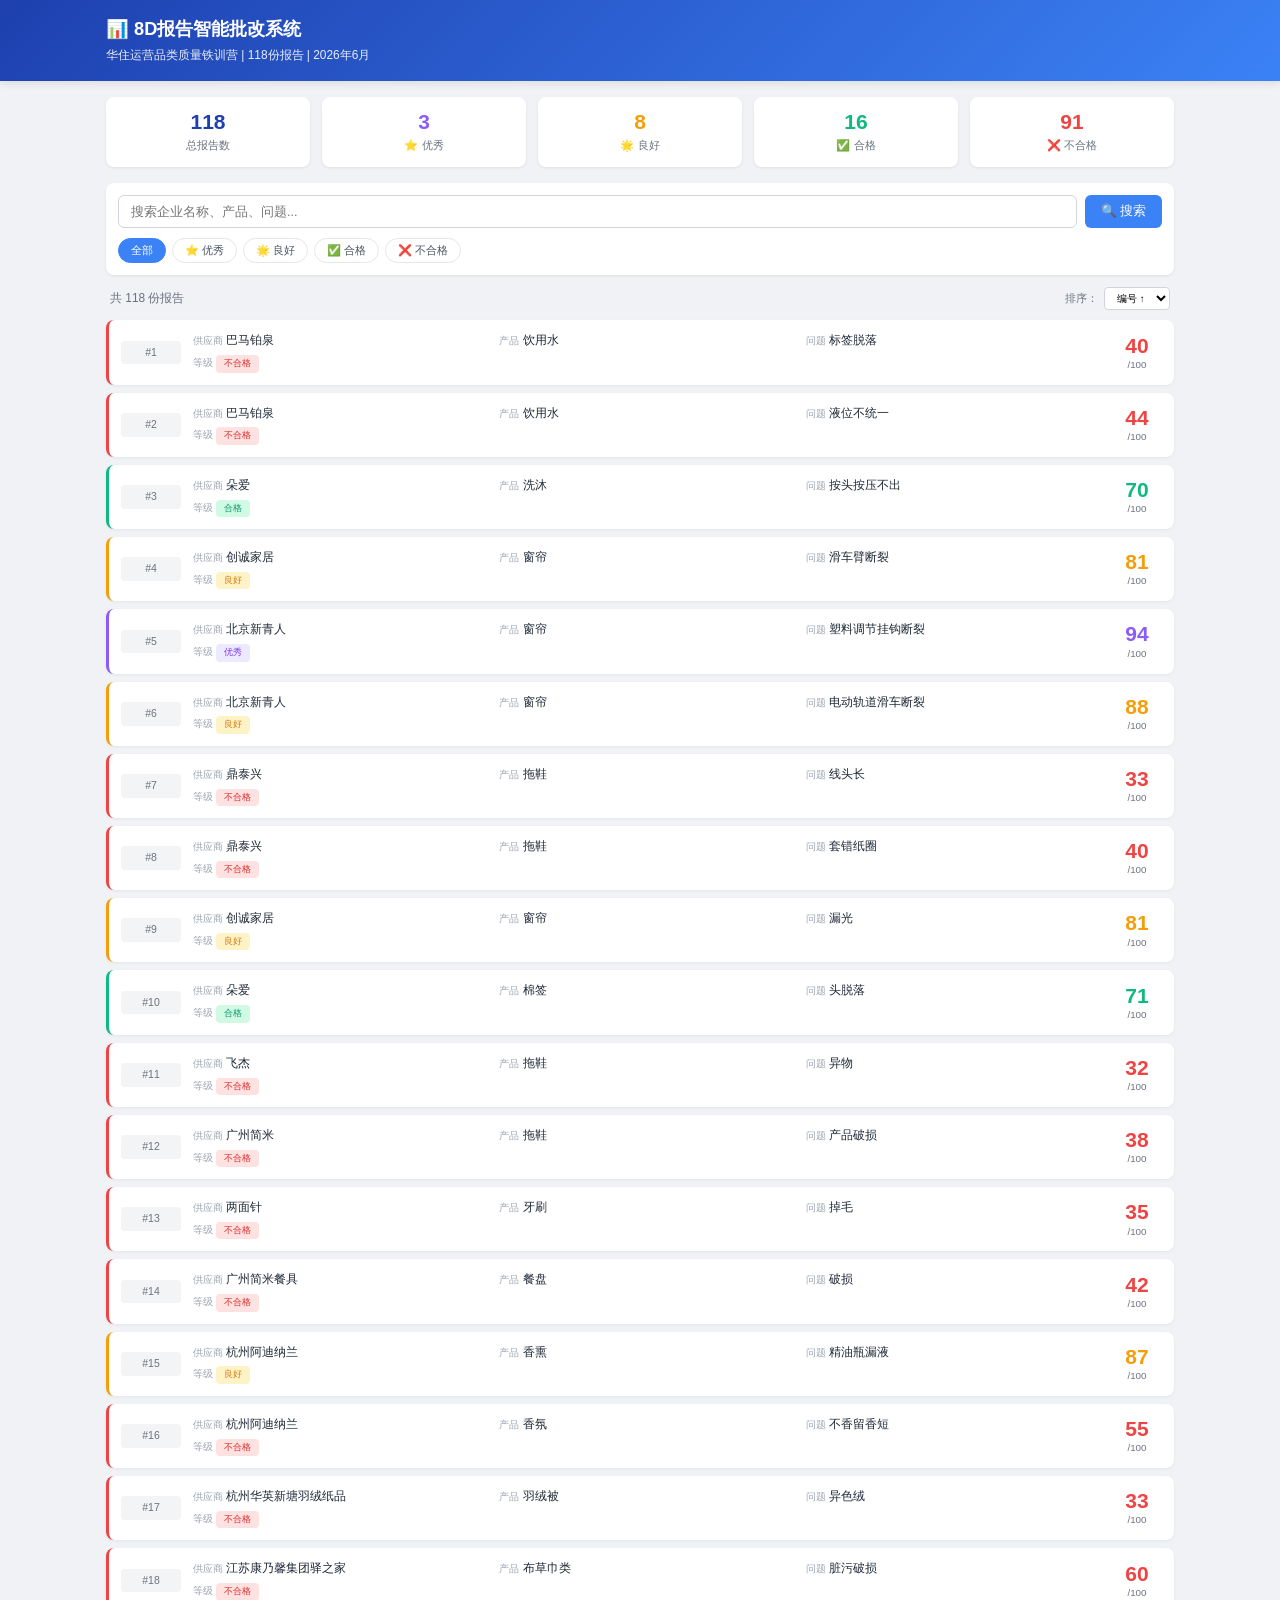
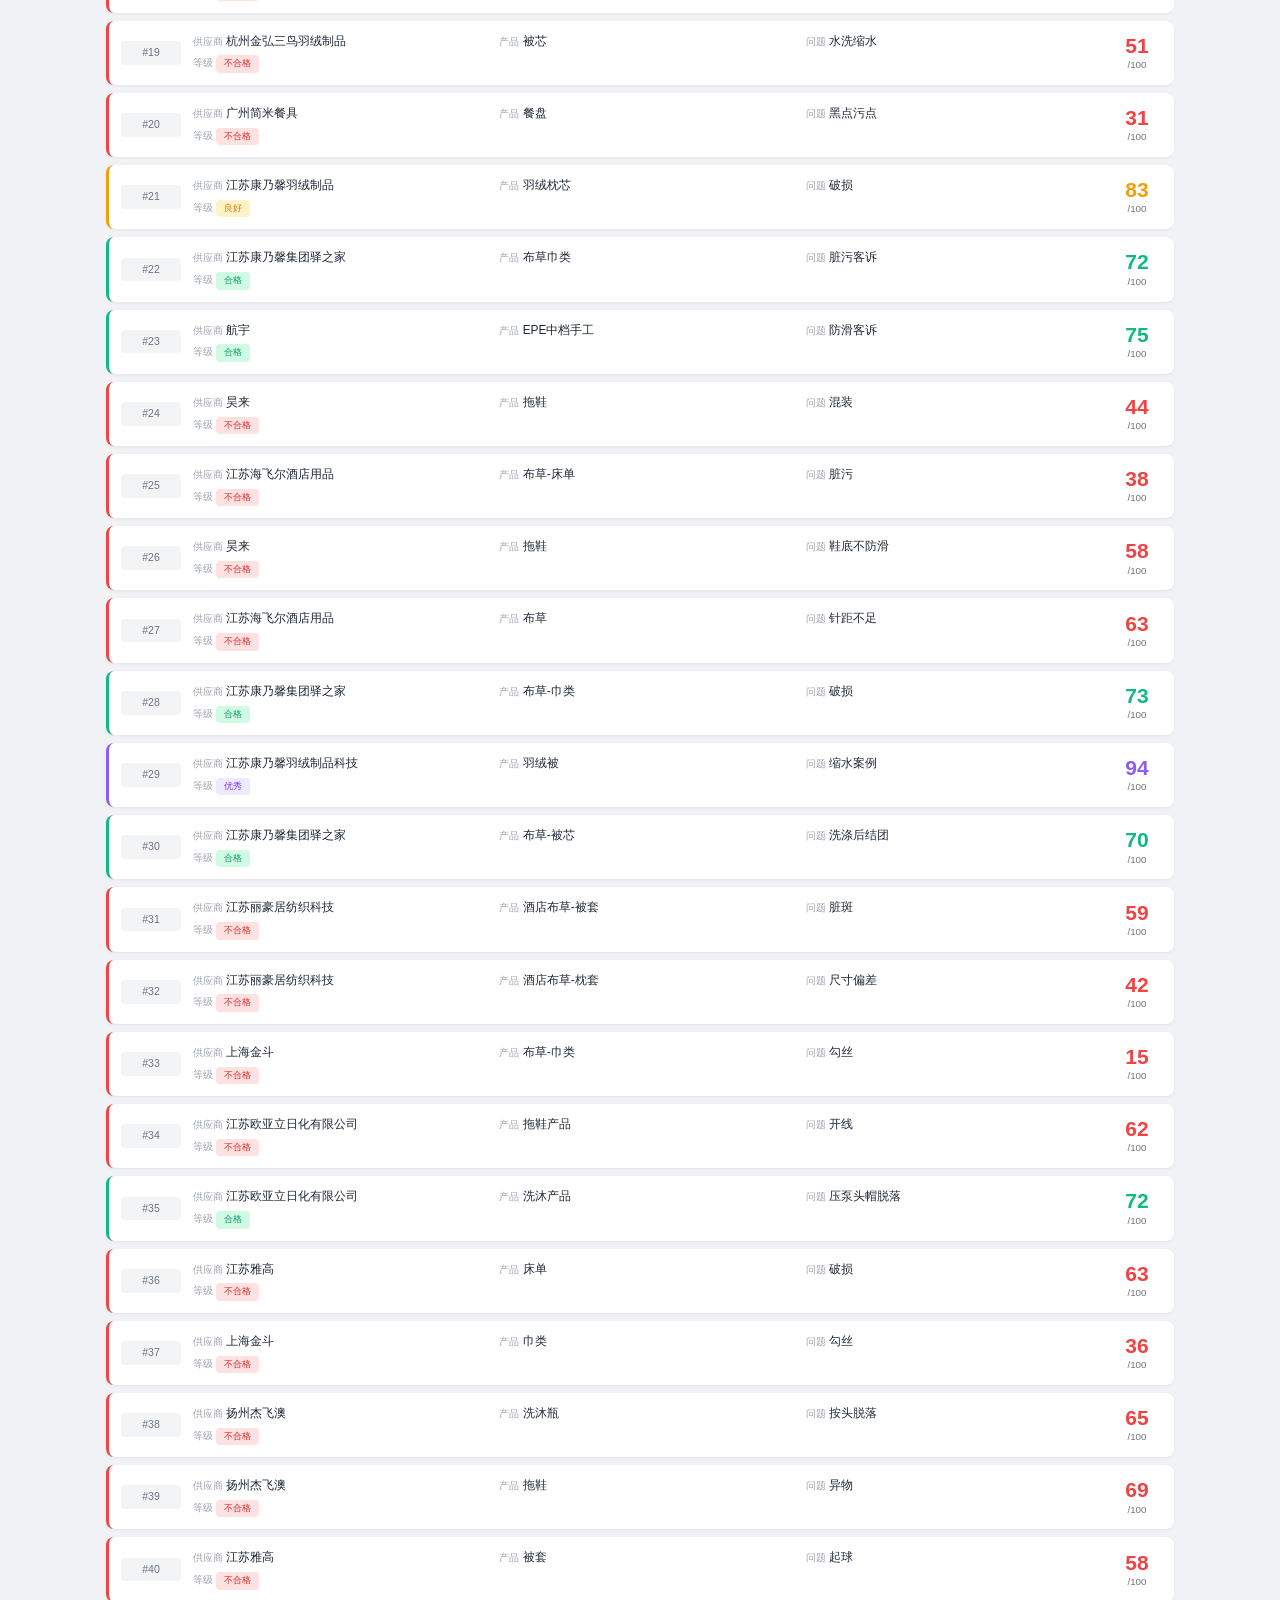
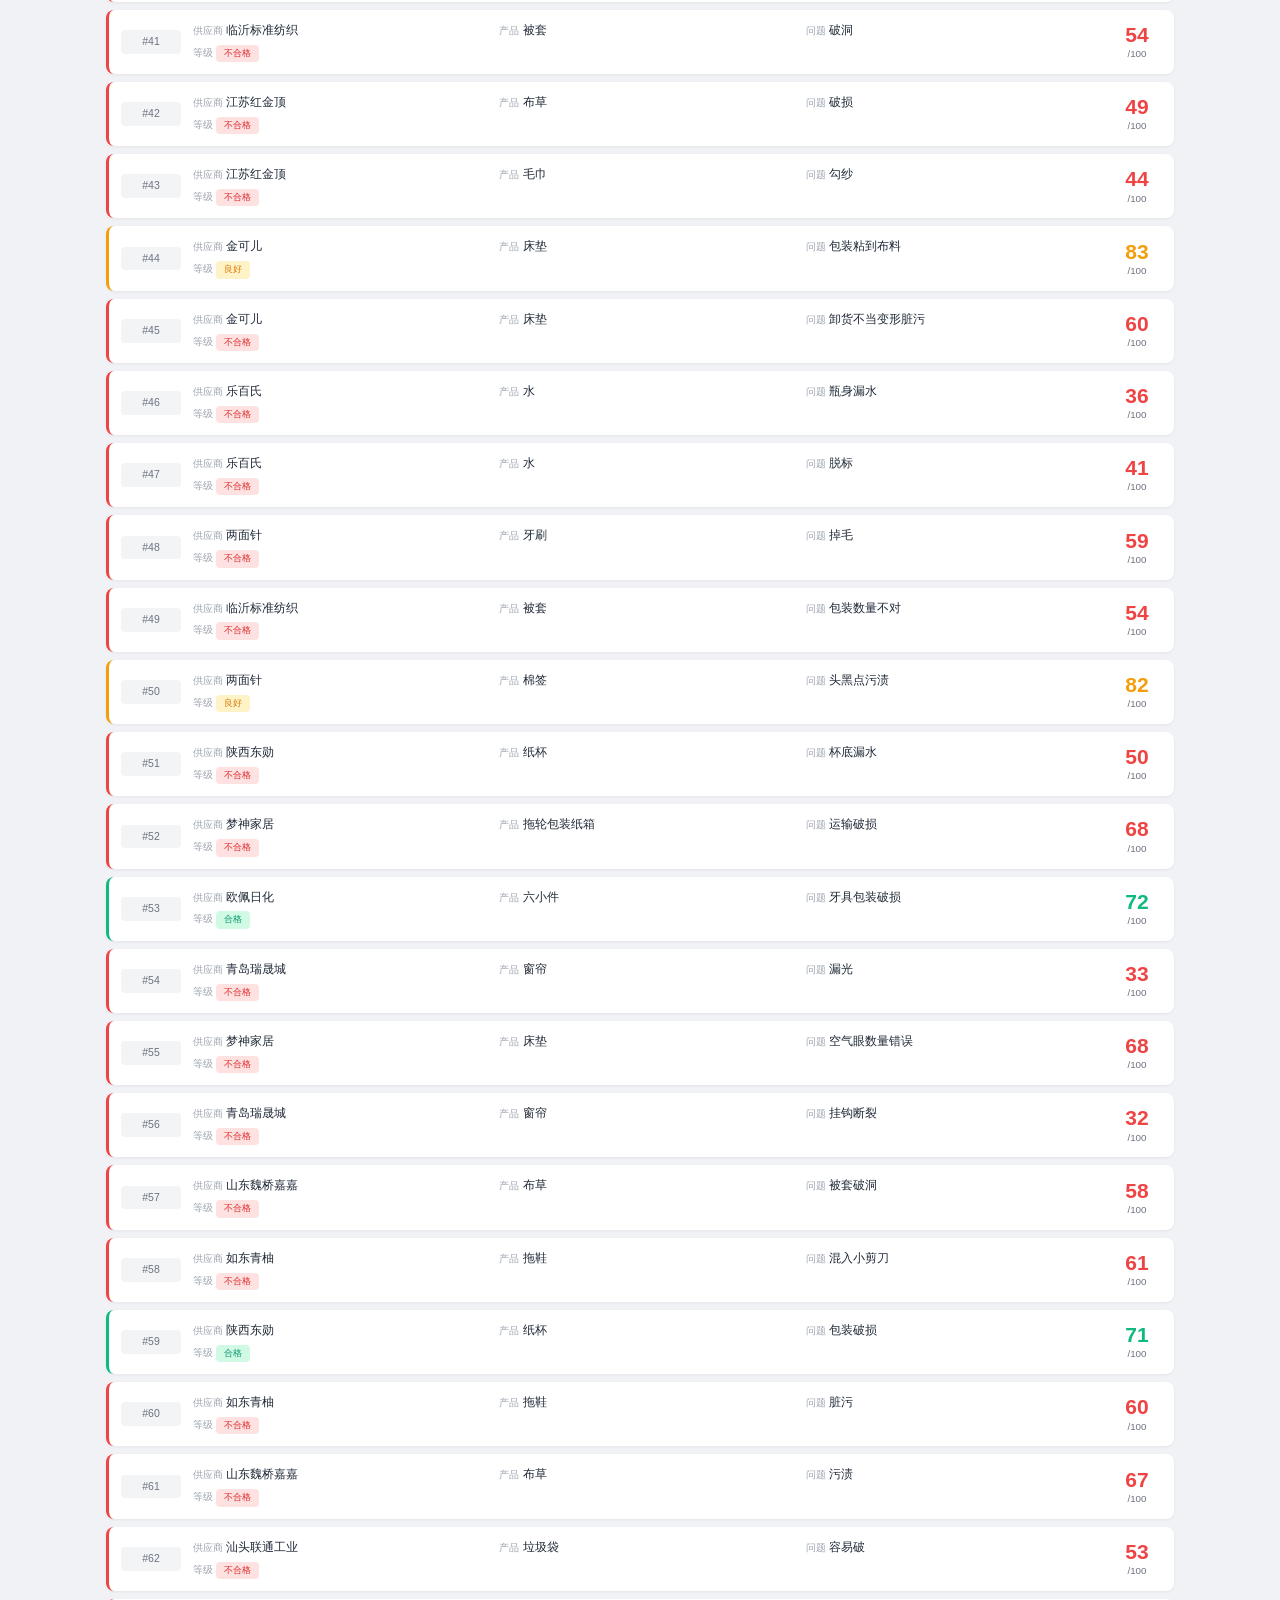
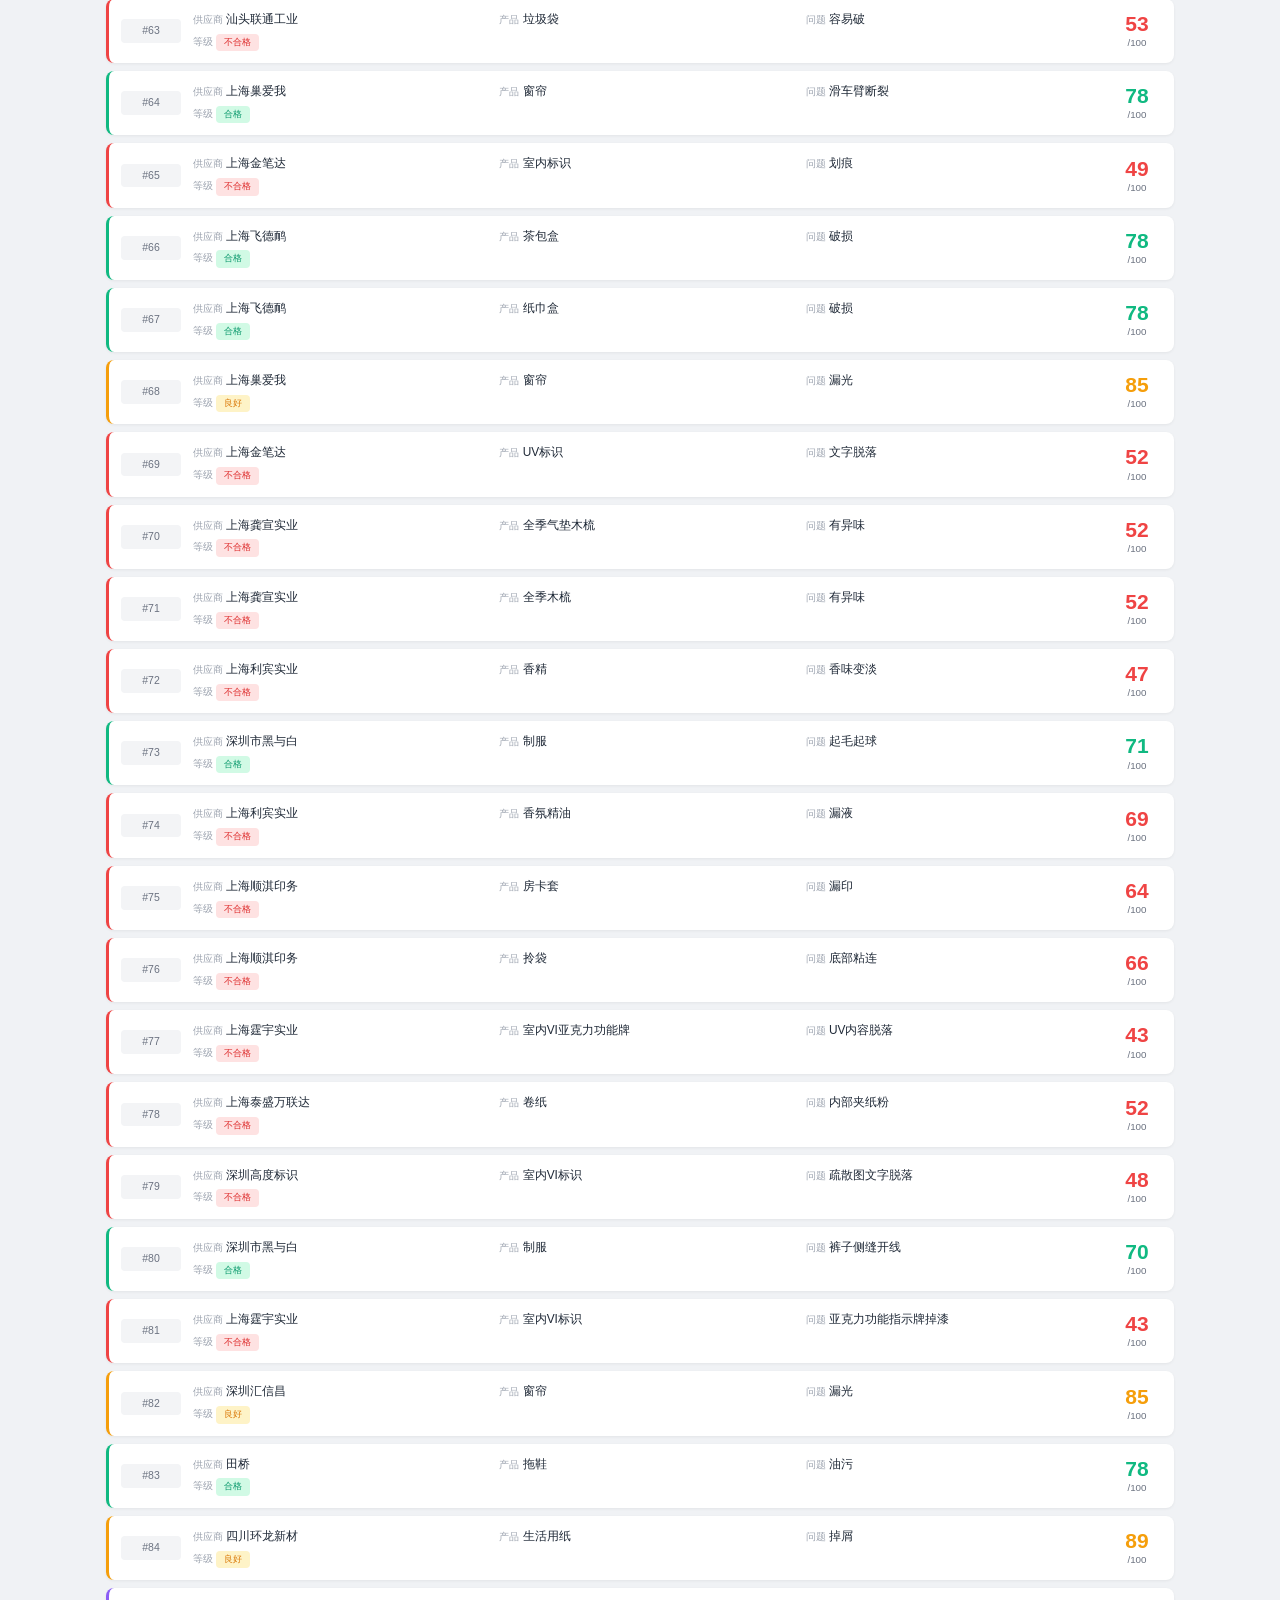
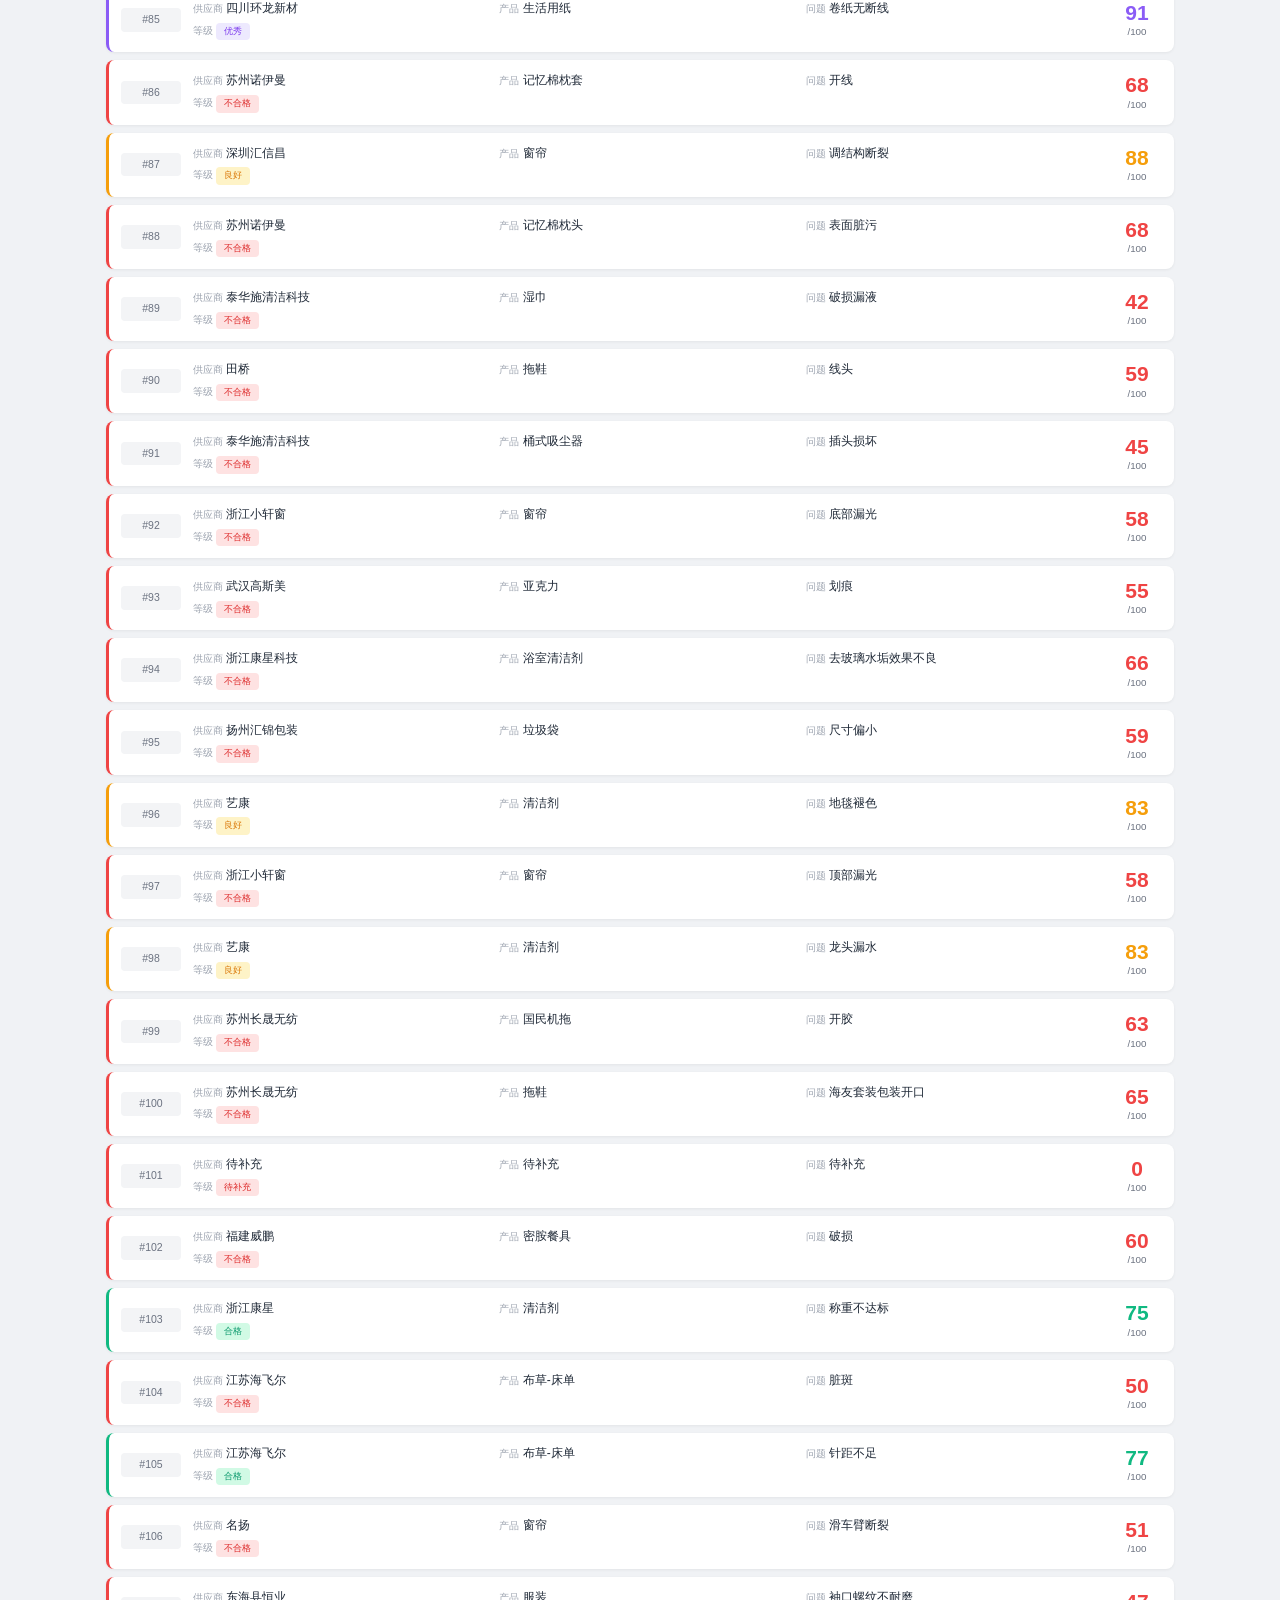
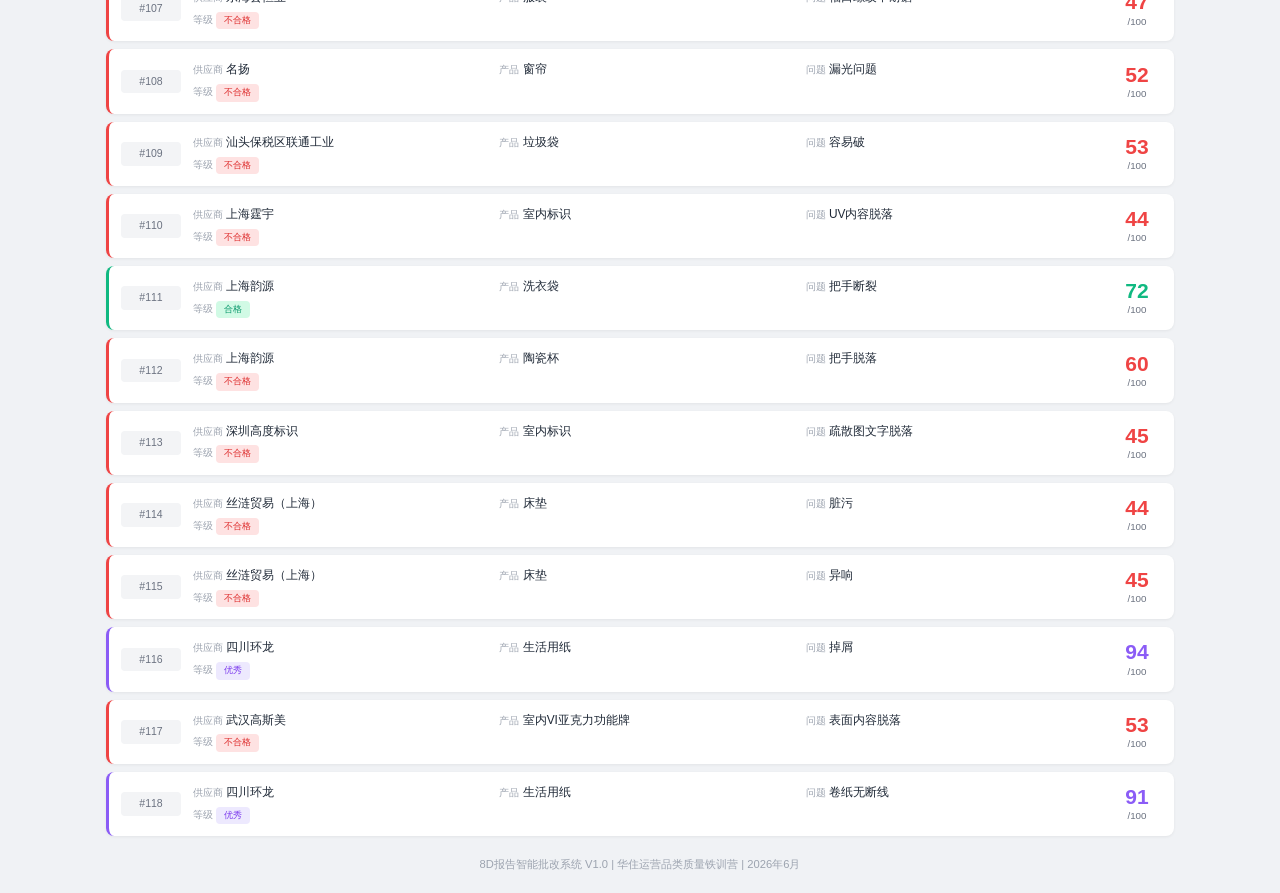
<file: index.html>
<!DOCTYPE html>
<html lang="zh-CN">
<head>
    <meta charset="UTF-8">
    <meta name="viewport" content="width=device-width, initial-scale=1.0">
    <title>8D报告智能批改系统 - 华住运营品类质量铁训营</title>
    <link rel="stylesheet" href="css/style.css">
</head>
<body>
    <header>
        <div class="container">
            <h1>📊 8D报告智能批改系统</h1>
            <p class="subtitle">华住运营品类质量铁训营 | 118份报告 | 2026年6月</p>
        </div>
    </header>

    <div class="container">
        <div class="stats-bar">
            <div class="stat-item">
                <span class="stat-number">118</span>
                <span class="stat-label">总报告数</span>
            </div>
            <div class="stat-item">
                <span class="stat-number" style="color: #8b5cf6;">3</span>
                <span class="stat-label">⭐ 优秀</span>
            </div>
            <div class="stat-item">
                <span class="stat-number" style="color: #f59e0b;">8</span>
                <span class="stat-label">🌟 良好</span>
            </div>
            <div class="stat-item">
                <span class="stat-number" style="color: #10b981;">16</span>
                <span class="stat-label">✅ 合格</span>
            </div>
            <div class="stat-item">
                <span class="stat-number" style="color: #ef4444;">91</span>
                <span class="stat-label">❌ 不合格</span>
            </div>
        </div>

        <div class="search-section">
            <div class="search-box">
                <input type="text" id="searchInput" placeholder="搜索企业名称、产品、问题..." autocomplete="off">
                <button id="searchBtn" class="btn btn-primary">🔍 搜索</button>
            </div>
            <div class="filter-tags">
                <button class="filter-tag active" data-filter="all">全部</button>
                <button class="filter-tag" data-filter="优秀">⭐ 优秀</button>
                <button class="filter-tag" data-filter="良好">🌟 良好</button>
                <button class="filter-tag" data-filter="合格">✅ 合格</button>
                <button class="filter-tag" data-filter="不合格">❌ 不合格</button>
            </div>
        </div>

        <div class="results-info">
            <span id="resultsCount">共 118 份报告</span>
            <div class="sort-options">
                <label>排序：</label>
                <select id="sortSelect">
                    <option value="id-asc">编号 ↑</option>
                    <option value="id-desc">编号 ↓</option>
                    <option value="score-desc">分数 ↓</option>
                    <option value="score-asc">分数 ↑</option>
                </select>
            </div>
        </div>

        <div id="reportList" class="report-list">
            <!-- Reports will be rendered here -->
        </div>

        <div id="noResults" class="no-results" style="display: none;">
            <p>😔 没有找到匹配的报告</p>
            <p class="hint">请尝试其他搜索关键词</p>
        </div>

        <footer>
            <p>8D报告智能批改系统 V1.0 | 华住运营品类质量铁训营 | 2026年6月</p>
        </footer>
    </div>

    <script src="js/app.js"></script>
</body>
</html>
</file>
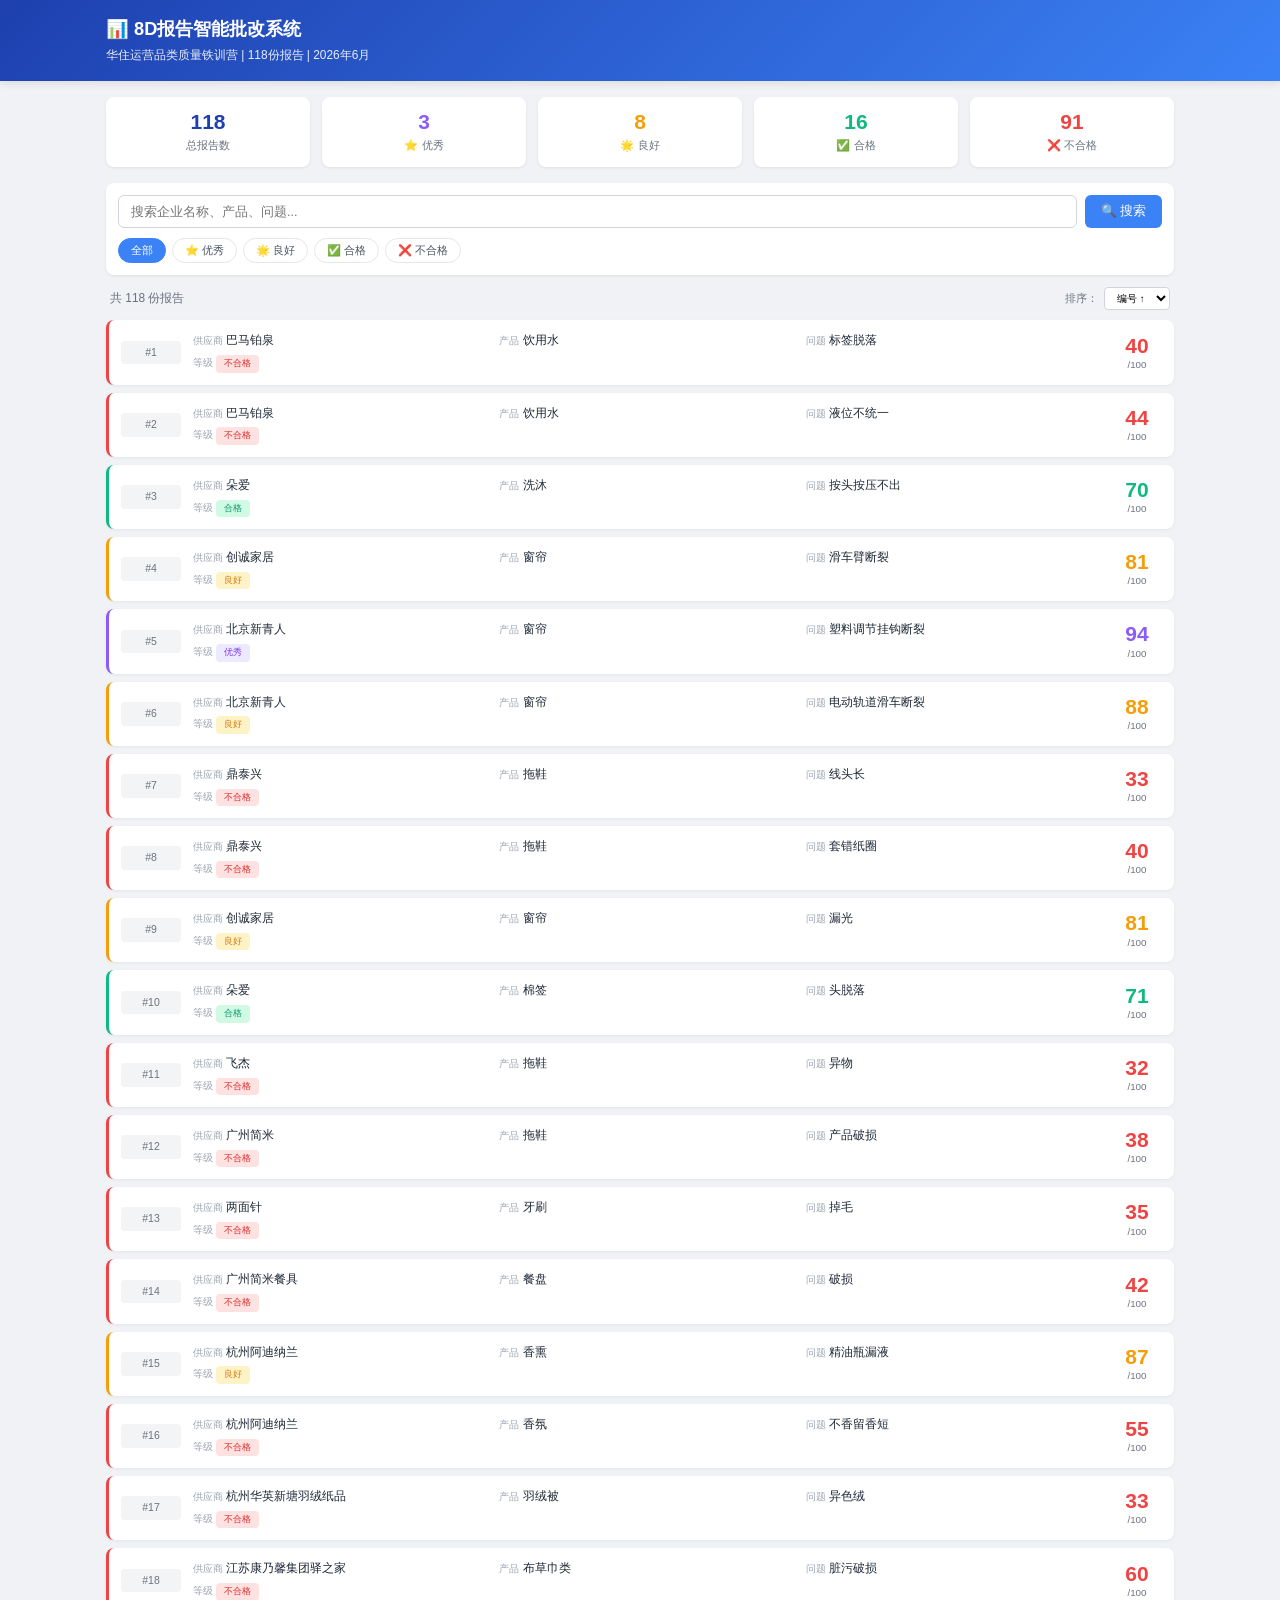
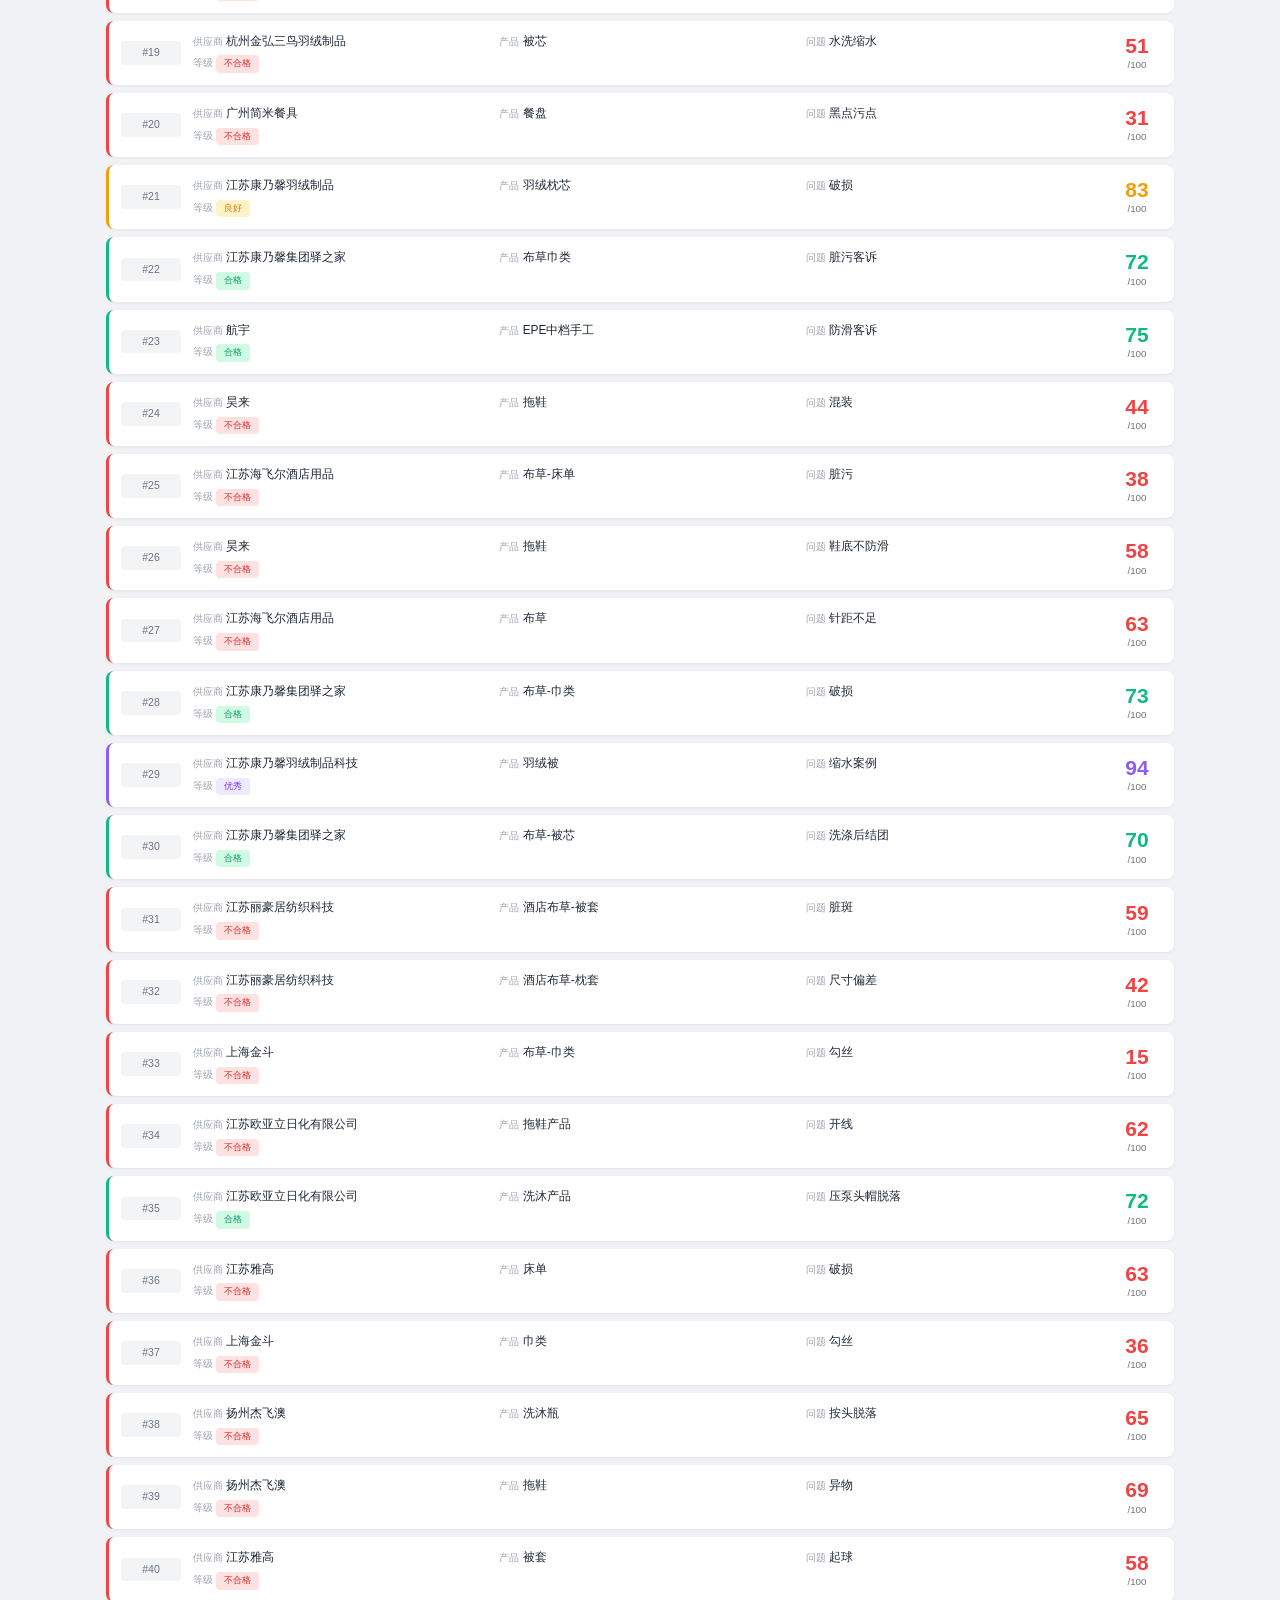
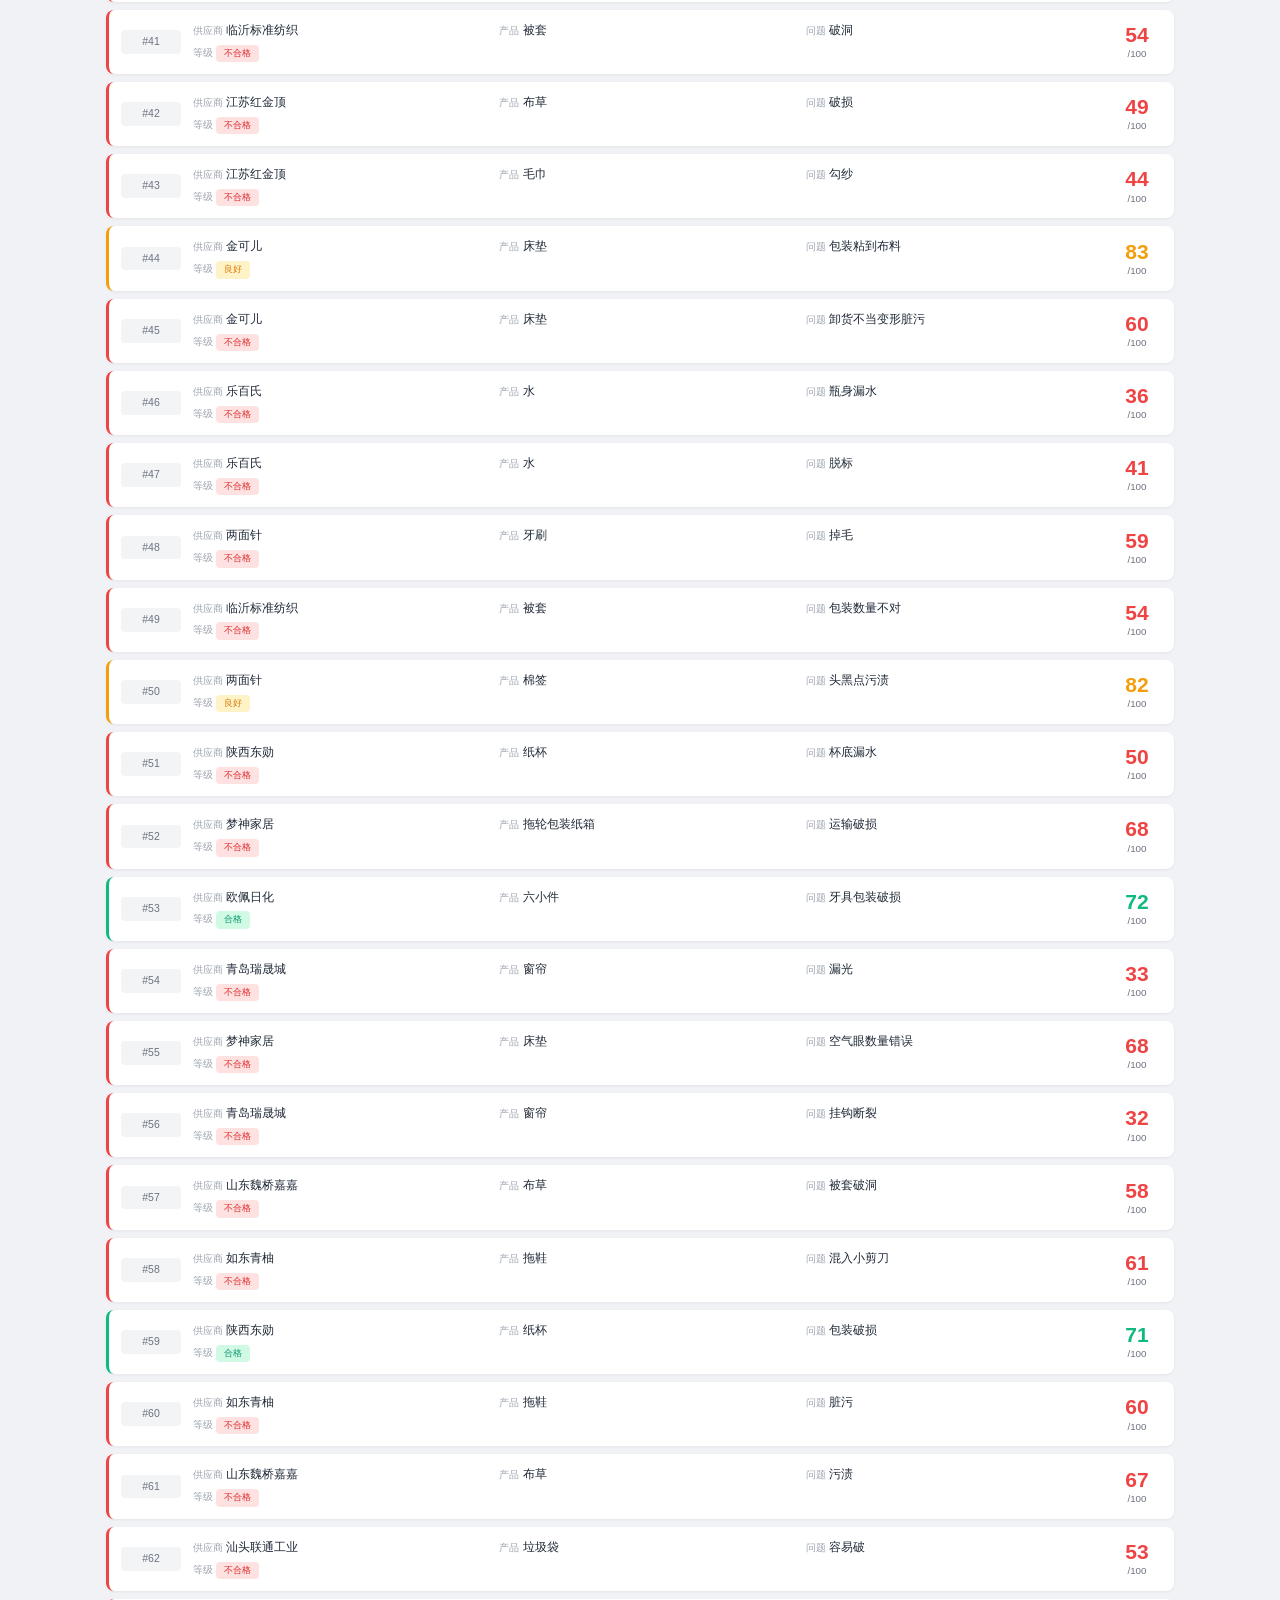
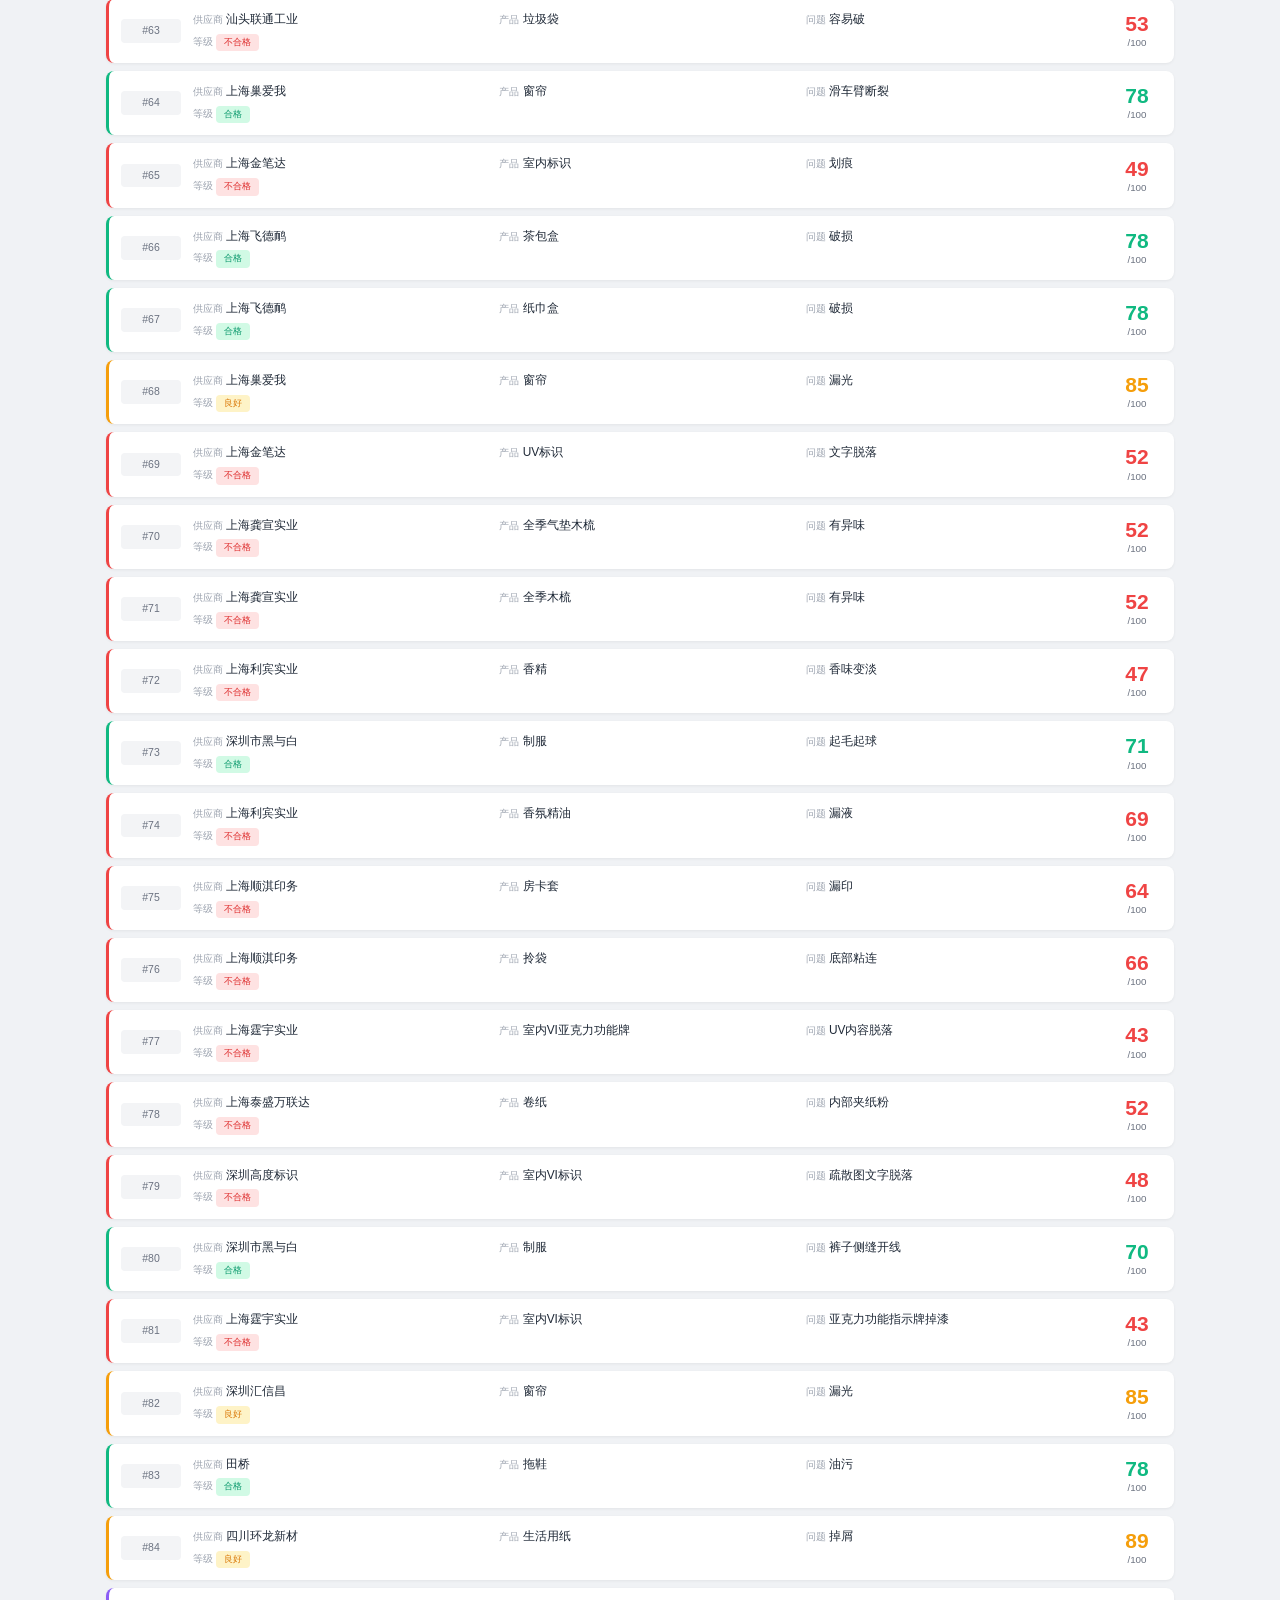
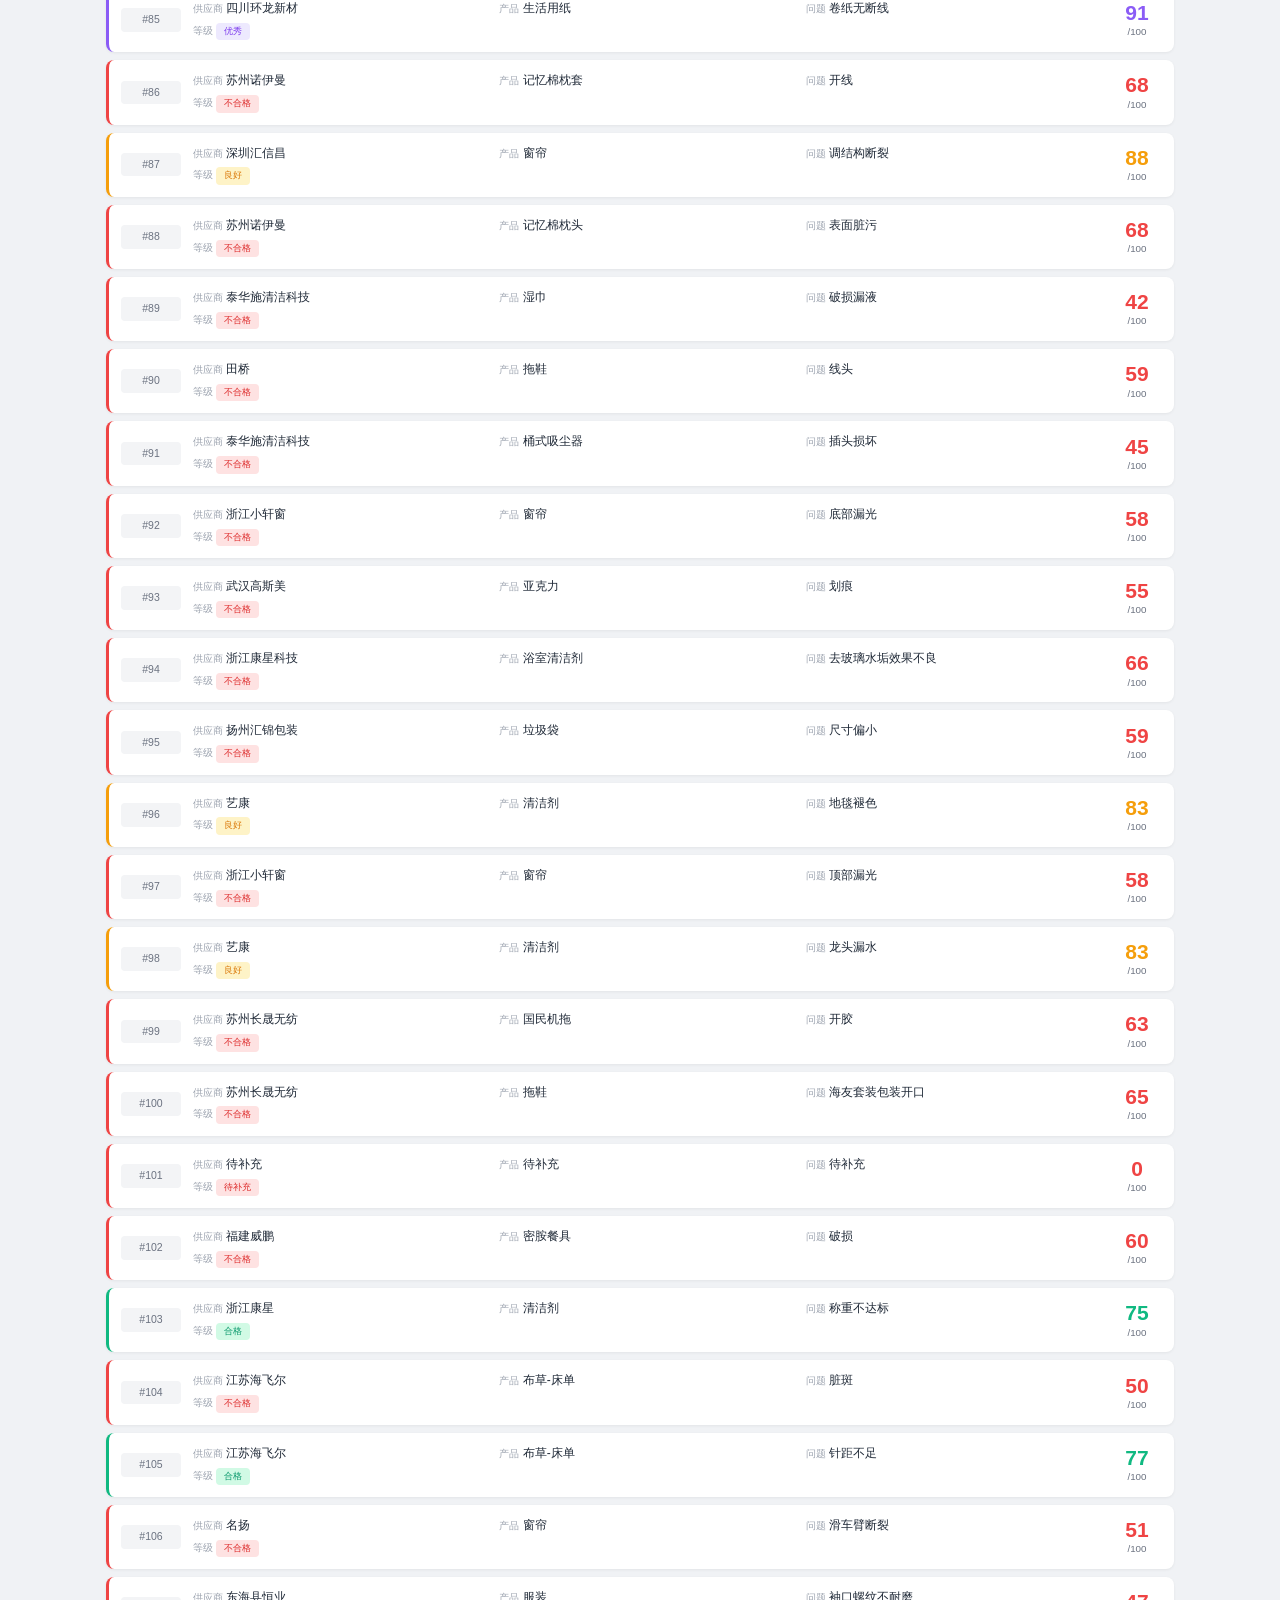
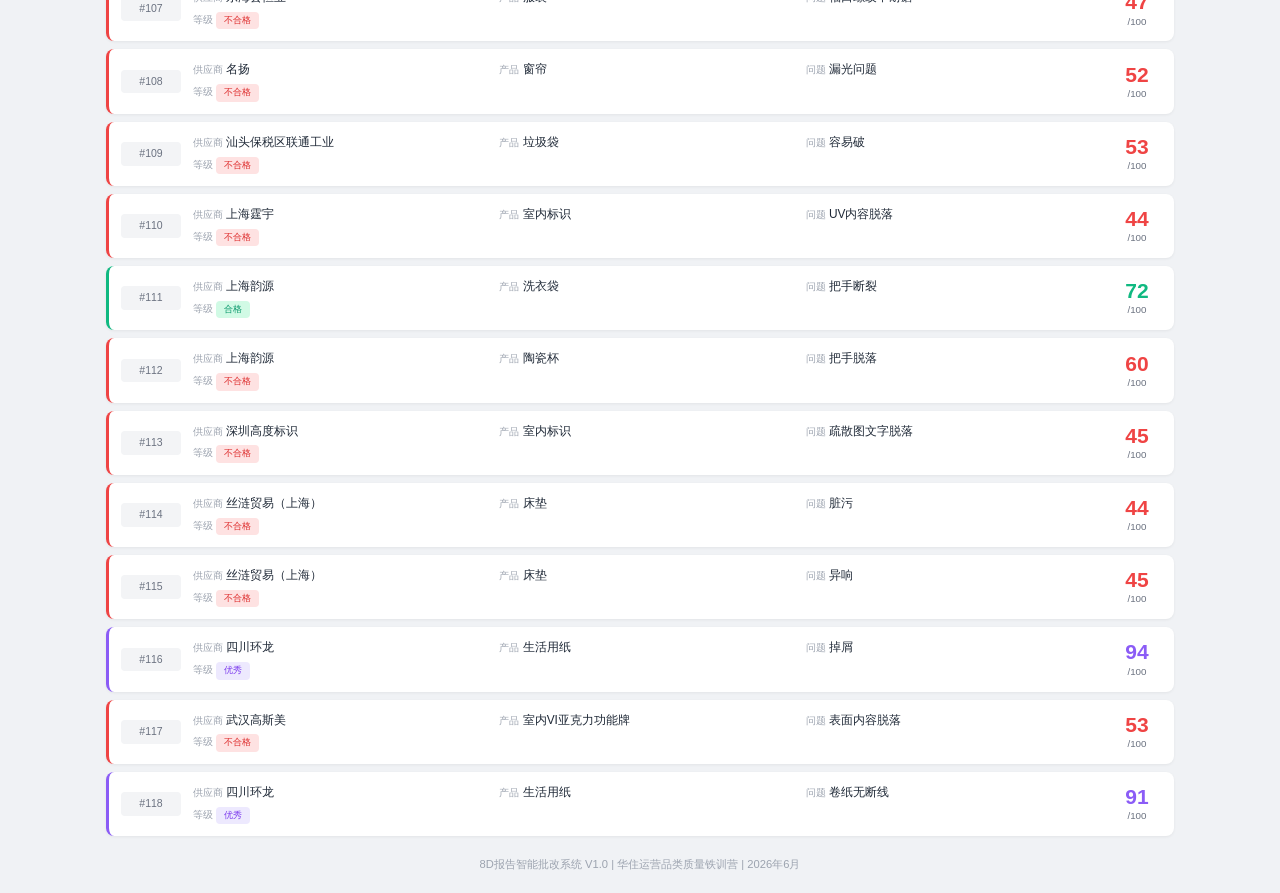
<file: report.html>
<!DOCTYPE html>
<html lang="zh-CN">
<head>
    <meta charset="UTF-8">
    <meta name="viewport" content="width=device-width, initial-scale=1.0">
    <title>8D报告详情 - 华住运营品类质量铁训营</title>
    <link rel="stylesheet" href="css/style.css">
</head>
<body>
    <header>
        <div class="container">
            <a href="index.html" class="back-link">← 返回报告列表</a>
            <h1 id="reportTitle">8D报告详情</h1>
            <p class="subtitle" id="reportSubtitle"></p>
        </div>
    </header>

    <div class="container">
        <div class="detail-grid">
            <div class="detail-sidebar">
                <div class="sidebar-card">
                    <div class="sidebar-score">
                        <div class="score" id="sidebarScore">--</div>
                        <div class="grade" id="sidebarGrade">--</div>
                    </div>
                    <div class="sidebar-info">
                        <div class="sidebar-info-item">
                            <span class="sidebar-info-label">供应商</span>
                            <span class="sidebar-info-value" id="sidebarSupplier">--</span>
                        </div>
                        <div class="sidebar-info-item">
                            <span class="sidebar-info-label">产品</span>
                            <span class="sidebar-info-value" id="sidebarProduct">--</span>
                        </div>
                        <div class="sidebar-info-item">
                            <span class="sidebar-info-label">问题</span>
                            <span class="sidebar-info-value" id="sidebarIssue">--</span>
                        </div>
                        <div class="sidebar-info-item">
                            <span class="sidebar-info-label">编号</span>
                            <span class="sidebar-info-value" id="sidebarId">--</span>
                        </div>
                    </div>
                </div>

                <div class="sidebar-card">
                    <h3>D1-D8 评分</h3>
                    <div id="sidebarScores">
                        <!-- Score bars will be rendered here -->
                    </div>
                </div>
            </div>

            <div class="detail-content">
                <div class="detail-section">
                    <h2>📋 整体评价</h2>
                    <div id="overallEvaluation">
                        <!-- Overall evaluation will be rendered here -->
                    </div>
                </div>

                <div class="detail-section">
                    <h2>🔍 逐维批改</h2>
                    <div id="dimensionDetails">
                        <!-- Dimension details will be rendered here -->
                    </div>
                </div>

                <div class="detail-section">
                    <h2>📚 学习指导</h2>
                    <div id="learningGuide">
                        <!-- Learning guide will be rendered here -->
                    </div>
                </div>

                <div class="comparison-section">
                    <h2>📊 同类报告对比</h2>
                    <div id="comparisonList" class="report-list">
                        <!-- Comparison reports will be rendered here -->
                    </div>
                </div>

                <div class="suggestions-section">
                    <h2>💡 改进建议</h2>
                    <div id="suggestionsContent" class="suggestions-content">
                        <!-- Suggestions will be rendered here -->
                    </div>
                </div>
            </div>
        </div>
    </div>

    <script src="js/report.js"></script>
</body>
</html>
</file>
<file: css/style.css>
/* Global Styles */
* {
    margin: 0;
    padding: 0;
    box-sizing: border-box;
}

body {
    font-family: -apple-system, BlinkMacSystemFont, "Segoe UI", Roboto, "Helvetica Neue", Arial, sans-serif;
    background: #f0f2f5;
    color: #1f2937;
    line-height: 1.5;
    font-size: 14px;
}

.container {
    max-width: 1100px;
    margin: 0 auto;
    padding: 0 16px;
}

/* Header */
header {
    background: linear-gradient(135deg, #1e40af 0%, #3b82f6 100%);
    color: white;
    padding: 16px 0;
    margin-bottom: 16px;
    box-shadow: 0 2px 8px rgba(0,0,0,0.1);
}

header .container {
    padding: 0 16px;
}

header h1 {
    font-size: 1.3em;
    font-weight: 600;
    margin-bottom: 4px;
}

.subtitle {
    font-size: 0.85em;
    opacity: 0.9;
}

.back-link {
    display: inline-block;
    color: white;
    text-decoration: none;
    margin-bottom: 8px;
    font-size: 0.85em;
    opacity: 0.9;
}

.back-link:hover {
    opacity: 1;
    text-decoration: underline;
}

/* Stats Bar */
.stats-bar {
    display: flex;
    gap: 12px;
    margin-bottom: 16px;
}

.stat-item {
    flex: 1;
    background: white;
    border-radius: 8px;
    padding: 12px;
    text-align: center;
    box-shadow: 0 1px 3px rgba(0,0,0,0.08);
}

.stat-number {
    display: block;
    font-size: 1.5em;
    font-weight: 700;
    color: #1e40af;
    line-height: 1.2;
}

.stat-label {
    font-size: 0.8em;
    color: #6b7280;
}

/* Search Section */
.search-section {
    background: white;
    border-radius: 8px;
    padding: 12px;
    margin-bottom: 12px;
    box-shadow: 0 1px 3px rgba(0,0,0,0.08);
}

.search-box {
    display: flex;
    gap: 8px;
    margin-bottom: 10px;
}

.search-box input {
    flex: 1;
    padding: 8px 12px;
    border: 1px solid #d1d5db;
    border-radius: 6px;
    font-size: 0.9em;
    outline: none;
    transition: border-color 0.2s;
}

.search-box input:focus {
    border-color: #3b82f6;
    box-shadow: 0 0 0 2px rgba(59,130,246,0.1);
}

.btn {
    padding: 8px 16px;
    border: none;
    border-radius: 6px;
    font-size: 0.9em;
    cursor: pointer;
    transition: all 0.2s;
    white-space: nowrap;
}

.btn-primary {
    background: #3b82f6;
    color: white;
}

.btn-primary:hover {
    background: #2563eb;
}

.filter-tags {
    display: flex;
    gap: 6px;
    flex-wrap: wrap;
}

.filter-tag {
    padding: 4px 12px;
    border: 1px solid #e5e7eb;
    border-radius: 16px;
    background: white;
    cursor: pointer;
    transition: all 0.2s;
    font-size: 0.8em;
    color: #4b5563;
}

.filter-tag:hover {
    border-color: #3b82f6;
    color: #3b82f6;
}

.filter-tag.active {
    background: #3b82f6;
    color: white;
    border-color: #3b82f6;
}

/* Results Info */
.results-info {
    display: flex;
    justify-content: space-between;
    align-items: center;
    margin-bottom: 10px;
    padding: 0 4px;
}

#resultsCount {
    font-size: 0.85em;
    color: #6b7280;
}

.sort-options {
    display: flex;
    align-items: center;
    gap: 6px;
    font-size: 0.8em;
    color: #6b7280;
}

.sort-options select {
    padding: 4px 8px;
    border: 1px solid #d1d5db;
    border-radius: 4px;
    font-size: 0.85em;
    outline: none;
    cursor: pointer;
    background: white;
}

/* Report List */
.report-list {
    display: grid;
    gap: 8px;
}

.report-card {
    background: white;
    border-radius: 8px;
    padding: 12px;
    box-shadow: 0 1px 3px rgba(0,0,0,0.06);
    cursor: pointer;
    transition: all 0.2s;
    border-left: 3px solid #e5e7eb;
    display: grid;
    grid-template-columns: 60px 1fr auto;
    gap: 12px;
    align-items: center;
}

.report-card:hover {
    box-shadow: 0 2px 8px rgba(0,0,0,0.1);
    transform: translateY(-1px);
}

.report-card.excellent { border-left-color: #8b5cf6; }
.report-card.good { border-left-color: #f59e0b; }
.report-card.pass { border-left-color: #10b981; }
.report-card.fail { border-left-color: #ef4444; }

.report-id-badge {
    font-size: 0.75em;
    color: #6b7280;
    background: #f3f4f6;
    padding: 4px 8px;
    border-radius: 4px;
    text-align: center;
    font-weight: 500;
}

.report-main {
    display: grid;
    grid-template-columns: 1fr 1fr 1fr;
    gap: 4px 12px;
}

.report-main-item {
    font-size: 0.85em;
}

.report-main-label {
    color: #9ca3af;
    font-size: 0.8em;
}

.report-main-value {
    color: #1f2937;
    font-weight: 500;
}

.report-score-badge {
    text-align: center;
    min-width: 50px;
}

.report-score {
    font-size: 1.5em;
    font-weight: 700;
    line-height: 1.2;
}

.report-score.excellent { color: #8b5cf6; }
.report-score.good { color: #f59e0b; }
.report-score.pass { color: #10b981; }
.report-score.fail { color: #ef4444; }

.report-grade {
    font-size: 0.7em;
    color: #6b7280;
}

/* Report Detail Page */
.detail-grid {
    display: grid;
    grid-template-columns: 200px 1fr;
    gap: 16px;
    margin-bottom: 16px;
}

.detail-sidebar {
    position: sticky;
    top: 16px;
    align-self: start;
}

.sidebar-card {
    background: white;
    border-radius: 8px;
    padding: 16px;
    box-shadow: 0 1px 3px rgba(0,0,0,0.08);
    margin-bottom: 12px;
}

.sidebar-card h3 {
    font-size: 0.85em;
    color: #6b7280;
    margin-bottom: 8px;
    border-bottom: 1px solid #f3f4f6;
    padding-bottom: 6px;
}

.sidebar-score {
    text-align: center;
    margin-bottom: 12px;
}

.sidebar-score .score {
    font-size: 2.5em;
    font-weight: 700;
    line-height: 1;
}

.sidebar-score .grade {
    font-size: 0.9em;
    color: #6b7280;
    margin-top: 4px;
}

.sidebar-info {
    font-size: 0.85em;
}

.sidebar-info-item {
    display: flex;
    justify-content: space-between;
    padding: 4px 0;
    border-bottom: 1px solid #f9fafb;
}

.sidebar-info-label {
    color: #9ca3af;
}

.sidebar-info-value {
    font-weight: 500;
    color: #1f2937;
}

.score-bar {
    display: flex;
    align-items: center;
    gap: 8px;
    padding: 6px 0;
    border-bottom: 1px solid #f9fafb;
}

.score-bar-label {
    width: 24px;
    font-size: 0.8em;
    font-weight: 600;
    color: #4b5563;
}

.score-bar-track {
    flex: 1;
    height: 6px;
    background: #f3f4f6;
    border-radius: 3px;
    overflow: hidden;
}

.score-bar-fill {
    height: 100%;
    border-radius: 3px;
    transition: width 0.3s;
}

.score-bar-fill.high { background: #10b981; }
.score-bar-fill.medium { background: #f59e0b; }
.score-bar-fill.low { background: #ef4444; }

.score-bar-value {
    width: 36px;
    text-align: right;
    font-size: 0.8em;
    font-weight: 600;
    color: #4b5563;
}

.detail-content {
    min-width: 0;
}

.detail-section {
    background: white;
    border-radius: 8px;
    padding: 16px;
    margin-bottom: 12px;
    box-shadow: 0 1px 3px rgba(0,0,0,0.08);
}

.detail-section h2 {
    font-size: 1em;
    color: #1f2937;
    margin-bottom: 12px;
    padding-bottom: 8px;
    border-bottom: 2px solid #e5e7eb;
}

.dimension-card {
    border: 1px solid #e5e7eb;
    border-radius: 6px;
    margin-bottom: 10px;
    overflow: hidden;
}

.dimension-header {
    display: flex;
    justify-content: space-between;
    align-items: center;
    padding: 10px 12px;
    background: #f9fafb;
    border-bottom: 1px solid #e5e7eb;
    cursor: pointer;
}

.dimension-title {
    font-size: 0.9em;
    font-weight: 600;
    color: #1f2937;
}

.dimension-score {
    font-size: 0.9em;
    font-weight: 700;
}

.dimension-body {
    padding: 12px;
}

.dimension-grid {
    display: grid;
    grid-template-columns: 1fr 1fr;
    gap: 12px;
    margin-bottom: 12px;
}

.dimension-card-item {
    padding: 10px;
    border-radius: 6px;
    font-size: 0.85em;
    line-height: 1.5;
}

.dimension-card-item.highlights {
    background: #f0fdf4;
    border-left: 3px solid #10b981;
}

.dimension-card-item.shortcomings {
    background: #fef2f2;
    border-left: 3px solid #ef4444;
}

.dimension-card-item h4 {
    font-size: 0.8em;
    margin-bottom: 4px;
    font-weight: 600;
}

.dimension-card-item.highlights h4 {
    color: #059669;
}

.dimension-card-item.shortcomings h4 {
    color: #dc2626;
}

.dimension-card-item p {
    color: #4b5563;
}

.learning-card {
    background: #eff6ff;
    border: 1px solid #bfdbfe;
    border-radius: 6px;
    padding: 12px;
}

.learning-card h4 {
    font-size: 0.85em;
    color: #1e40af;
    margin-bottom: 6px;
    font-weight: 600;
}

.learning-card p {
    font-size: 0.85em;
    color: #1e3a8a;
    line-height: 1.5;
}

.learning-card ul {
    margin-left: 16px;
    font-size: 0.85em;
    color: #1e3a8a;
    line-height: 1.6;
}

/* Comparison Section */
.comparison-section {
    background: white;
    border-radius: 8px;
    padding: 16px;
    margin-bottom: 12px;
    box-shadow: 0 1px 3px rgba(0,0,0,0.08);
}

.comparison-section h2 {
    font-size: 1em;
    color: #1f2937;
    margin-bottom: 12px;
    padding-bottom: 8px;
    border-bottom: 2px solid #e5e7eb;
}

/* Suggestions Section */
.suggestions-section {
    background: white;
    border-radius: 8px;
    padding: 16px;
    margin-bottom: 12px;
    box-shadow: 0 1px 3px rgba(0,0,0,0.08);
}

.suggestions-section h2 {
    font-size: 1em;
    color: #1f2937;
    margin-bottom: 12px;
    padding-bottom: 8px;
    border-bottom: 2px solid #e5e7eb;
}

.suggestions-content {
    padding: 12px;
    background: #eff6ff;
    border-radius: 6px;
    border-left: 3px solid #3b82f6;
    font-size: 0.85em;
    line-height: 1.6;
    color: #1e3a8a;
}

.suggestions-content p {
    margin-bottom: 8px;
}

.suggestions-content ul {
    margin-left: 16px;
    margin-bottom: 8px;
}

.suggestions-content li {
    margin-bottom: 4px;
}

/* No Results */
.no-results {
    text-align: center;
    padding: 40px 20px;
    background: white;
    border-radius: 8px;
    box-shadow: 0 1px 3px rgba(0,0,0,0.08);
}

.no-results p {
    font-size: 1em;
    color: #6b7280;
    margin-bottom: 8px;
}

.hint {
    font-size: 0.85em !important;
    color: #9ca3af !important;
}

/* Responsive */
@media (max-width: 768px) {
    .stats-bar {
        flex-wrap: wrap;
    }

    .stat-item {
        flex: 1;
        min-width: 80px;
    }

    .stat-number {
        font-size: 1.2em;
    }

    .detail-grid {
        grid-template-columns: 1fr;
    }

    .detail-sidebar {
        position: static;
    }

    .report-card {
        grid-template-columns: 50px 1fr 50px;
        gap: 8px;
        padding: 10px;
    }

    .report-main {
        grid-template-columns: 1fr 1fr;
    }

    .dimension-grid {
        grid-template-columns: 1fr;
    }

    .search-box {
        flex-direction: column;
    }

    .filter-tags {
        justify-content: center;
    }
}

/* Loading */
.loading {
    text-align: center;
    padding: 30px;
    color: #6b7280;
    font-size: 0.9em;
}

/* Tabs */
.tabs {
    display: flex;
    gap: 0;
    border-bottom: 2px solid #e5e7eb;
    margin-bottom: 12px;
}

.tab {
    padding: 8px 16px;
    font-size: 0.85em;
    color: #6b7280;
    cursor: pointer;
    border-bottom: 2px solid transparent;
    margin-bottom: -2px;
    transition: all 0.2s;
}

.tab:hover {
    color: #3b82f6;
}

.tab.active {
    color: #3b82f6;
    border-bottom-color: #3b82f6;
    font-weight: 600;
}

/* Tag */
.tag {
    display: inline-block;
    padding: 2px 8px;
    border-radius: 4px;
    font-size: 0.75em;
    font-weight: 500;
}

.tag.excellent { background: #ede9fe; color: #7c3aed; }
.tag.good { background: #fef3c7; color: #d97706; }
.tag.pass { background: #d1fae5; color: #059669; }
.tag.fail { background: #fee2e2; color: #dc2626; }

/* Footer */
footer {
    text-align: center;
    padding: 20px;
    color: #9ca3af;
    font-size: 0.8em;
}
</file>
